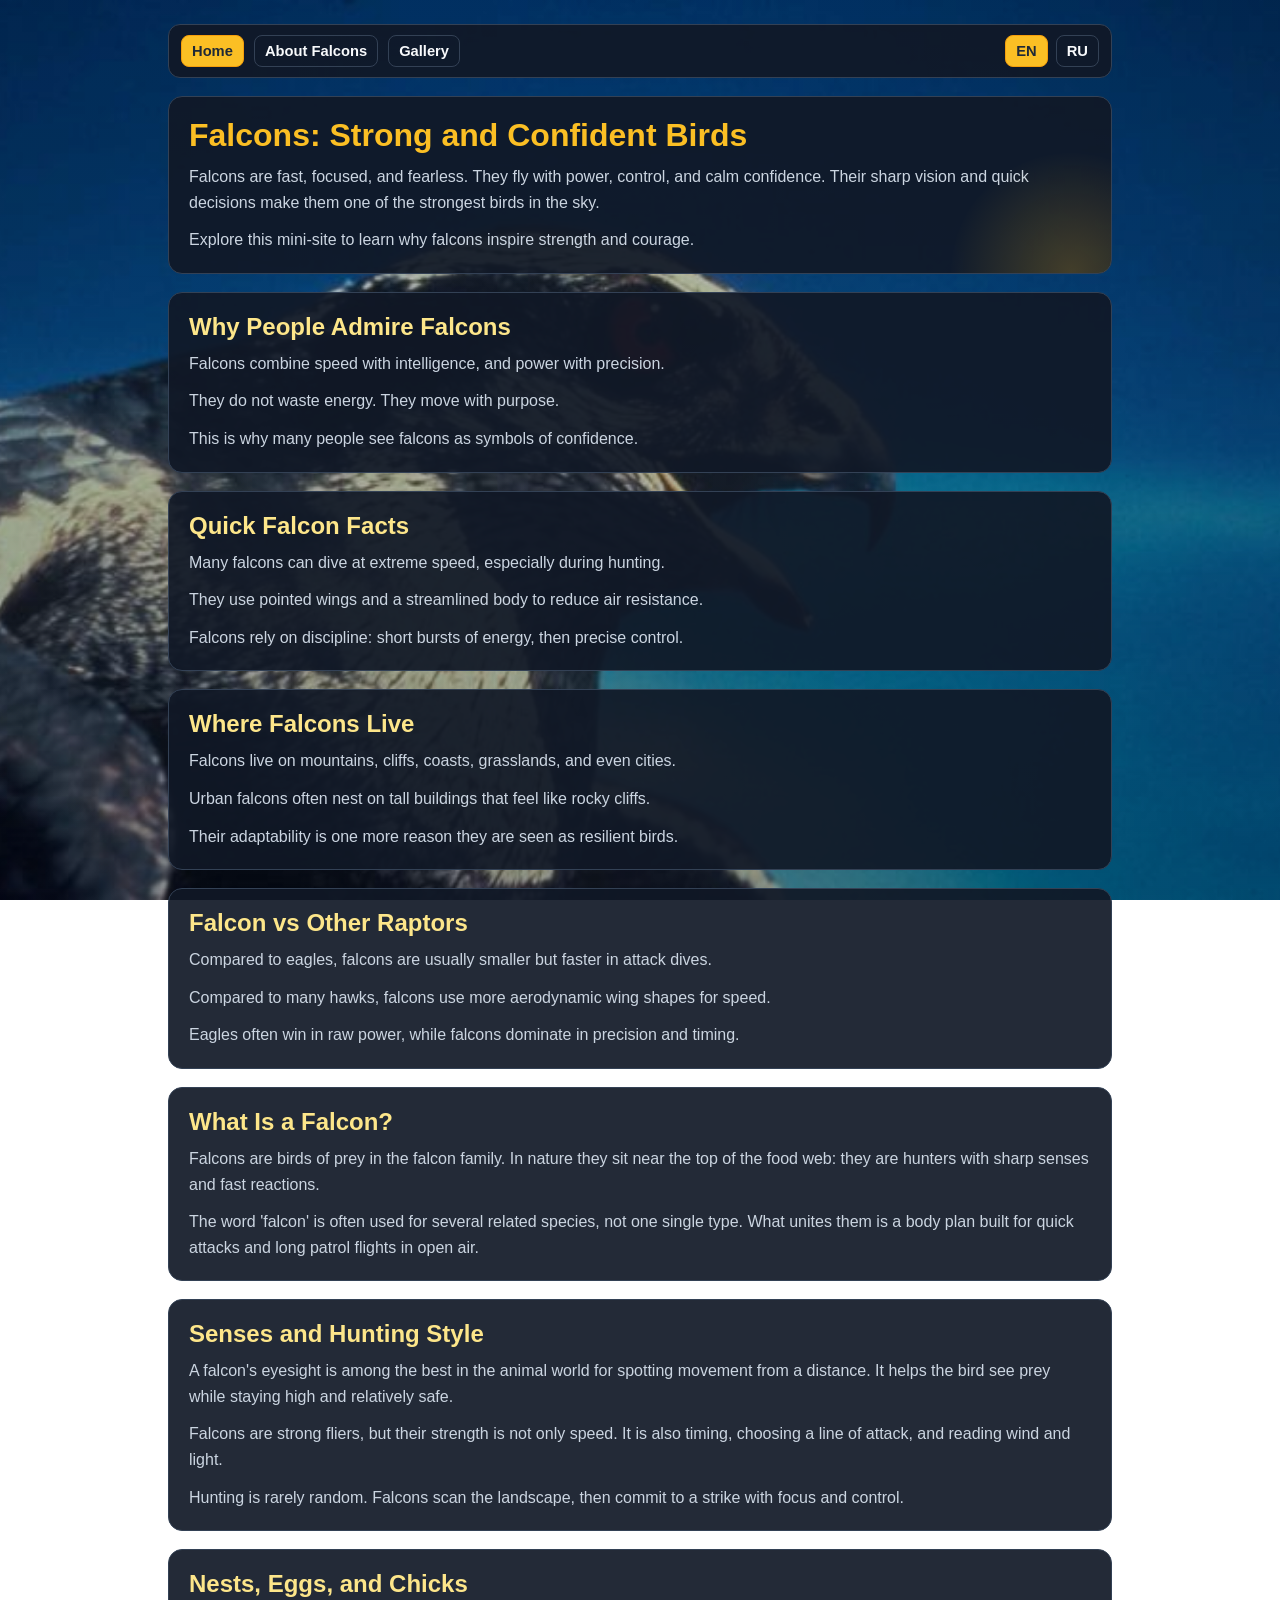
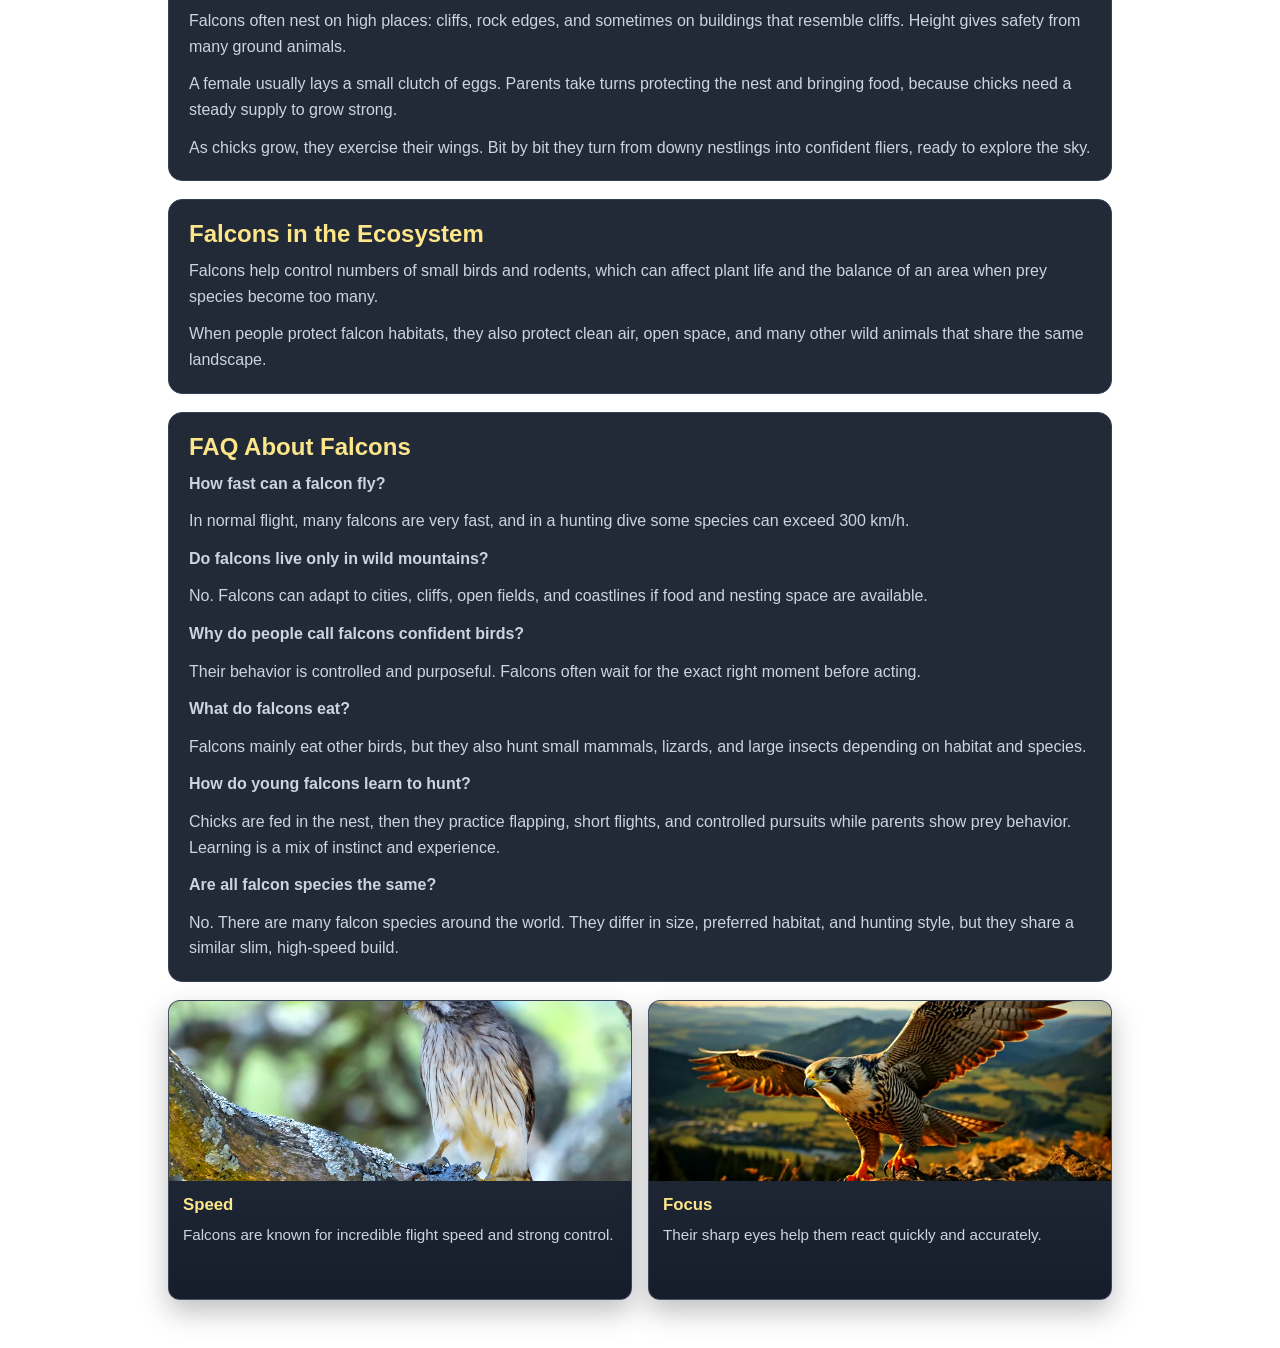
<file: html/index.html>
<!doctype html>
<html lang="en">
<head>
  <meta charset="UTF-8" />
  <meta name="viewport" content="width=device-width, initial-scale=1.0" />
  <title>Falcons | Home</title>
  <link rel="stylesheet" href="styles.css" />
</head>
<body>
  <main class="container">
    <nav class="top-nav">
      <div class="top-nav-left">
        <button class="menu-btn" data-i18n="menu">Menu</button>
        <div class="nav-links">
          <a href="index.html" class="active" data-i18n="navHome">Home</a>
          <a href="about.html" data-i18n="navAbout">About Falcons</a>
          <a href="gallery.html" data-i18n="navGallery">Gallery</a>
        </div>
      </div>
      <div class="lang-switcher">
        <button class="lang-btn" data-lang="en">EN</button>
        <button class="lang-btn" data-lang="ru">RU</button>
      </div>
    </nav>

    <section class="hero">
      <h1 data-i18n="heroTitle">Falcons: Strong and Confident Birds</h1>
      <p data-i18n="heroText1">
        Falcons are fast, focused, and fearless. They fly with power, control,
        and calm confidence. Their sharp vision and quick decisions make them
        one of the strongest birds in the sky.
      </p>
      <p class="space" data-i18n="heroText2">
        Explore this mini-site to learn why falcons inspire strength and courage.
      </p>
    </section>

    <section class="panel">
      <h2 data-i18n="whyTitle">Why People Admire Falcons</h2>
      <p data-i18n="whyText1">Falcons combine speed with intelligence, and power with precision.</p>
      <p class="space" data-i18n="whyText2">They do not waste energy. They move with purpose.</p>
      <p class="space" data-i18n="whyText3">This is why many people see falcons as symbols of confidence.</p>
    </section>

    <section class="panel">
      <h2 data-i18n="factsTitle">Quick Falcon Facts</h2>
      <p data-i18n="factsText1">Many falcons can dive at extreme speed, especially during hunting.</p>
      <p class="space" data-i18n="factsText2">They use pointed wings and a streamlined body to reduce air resistance.</p>
      <p class="space" data-i18n="factsText3">Falcons rely on discipline: short bursts of energy, then precise control.</p>
    </section>

    <section class="panel">
      <h2 data-i18n="habitatTitle">Where Falcons Live</h2>
      <p data-i18n="habitatText1">Falcons live on mountains, cliffs, coasts, grasslands, and even cities.</p>
      <p class="space" data-i18n="habitatText2">Urban falcons often nest on tall buildings that feel like rocky cliffs.</p>
      <p class="space" data-i18n="habitatText3">Their adaptability is one more reason they are seen as resilient birds.</p>
    </section>

    <section class="panel">
      <h2 data-i18n="compareTitle">Falcon vs Other Raptors</h2>
      <p data-i18n="compareText1">Compared to eagles, falcons are usually smaller but faster in attack dives.</p>
      <p class="space" data-i18n="compareText2">Compared to many hawks, falcons use more aerodynamic wing shapes for speed.</p>
      <p class="space" data-i18n="compareText3">Eagles often win in raw power, while falcons dominate in precision and timing.</p>
    </section>

    <section class="panel">
      <h2 data-i18n="taxonomyTitle">What Is a Falcon?</h2>
      <p data-i18n="taxonomyP1">Falcons are birds of prey in the falcon family. In nature they sit near the top of the food web.</p>
      <p class="space" data-i18n="taxonomyP2">The word "falcon" is often used for several related species, not one single type.</p>
    </section>

    <section class="panel">
      <h2 data-i18n="sensesTitle">Senses and Hunting Style</h2>
      <p data-i18n="sensesP1">A falcon's eyesight is among the best in the animal world for spotting movement from a distance.</p>
      <p class="space" data-i18n="sensesP2">Falcons are strong fliers, but their strength is not only speed. It is also timing, choosing a line of attack, and reading wind and light.</p>
      <p class="space" data-i18n="sensesP3">Hunting is rarely random. Falcons scan the landscape, then commit to a strike with focus and control.</p>
    </section>

    <section class="panel">
      <h2 data-i18n="lifeCycleTitle">Nests, Eggs, and Chicks</h2>
      <p data-i18n="lifeCycleP1">Falcons often nest on high places: cliffs, rock edges, and sometimes on buildings that resemble cliffs.</p>
      <p class="space" data-i18n="lifeCycleP2">A female usually lays a small clutch of eggs. Parents take turns protecting the nest and bringing food.</p>
      <p class="space" data-i18n="lifeCycleP3">As chicks grow, they exercise their wings, turning from downy nestlings into confident fliers.</p>
    </section>

    <section class="panel">
      <h2 data-i18n="roleTitle">Falcons in the Ecosystem</h2>
      <p data-i18n="roleP1">Falcons help control numbers of small birds and rodents, which can affect the balance of an area when prey species become too many.</p>
      <p class="space" data-i18n="roleP2">When people protect falcon habitats, they also help clean air, open space, and many other wild animals.</p>
    </section>

    <section class="panel">
      <h2 data-i18n="faqTitle">FAQ About Falcons</h2>
      <p><strong data-i18n="faqQ1">How fast can a falcon fly?</strong></p>
      <p class="space" data-i18n="faqA1">In normal flight, many falcons are very fast, and in a hunting dive some species can exceed 300 km/h.</p>
      <p class="space"><strong data-i18n="faqQ2">Do falcons live only in wild mountains?</strong></p>
      <p class="space" data-i18n="faqA2">No. Falcons can adapt to cities, cliffs, open fields, and coastlines if food and nesting space are available.</p>
      <p class="space"><strong data-i18n="faqQ3">Why do people call falcons confident birds?</strong></p>
      <p class="space" data-i18n="faqA3">Their behavior is controlled and purposeful. Falcons often wait for the exact right moment before acting.</p>
      <p class="space"><strong data-i18n="faqQ4">What do falcons eat?</strong></p>
      <p class="space" data-i18n="faqA4">Falcons mainly eat other birds, but they also hunt small mammals, lizards, and large insects depending on habitat and species.</p>
      <p class="space"><strong data-i18n="faqQ5">How do young falcons learn to hunt?</strong></p>
      <p class="space" data-i18n="faqA5">Chicks are fed in the nest, then they practice flapping, short flights, and controlled pursuits while parents show prey behavior.</p>
      <p class="space"><strong data-i18n="faqQ6">Are all falcon species the same?</strong></p>
      <p class="space" data-i18n="faqA6">No. There are many falcon species around the world. They differ in size, preferred habitat, and hunting style.</p>
    </section>

    <section class="grid">
      <article class="card">
        <img src="image/1sokol.jpeg" alt="Falcon flying high in the sky" />
        <div class="content">
          <h3 data-i18n="speedTitle">Speed</h3>
          <p data-i18n="speedText">Falcons are known for incredible flight speed and strong control.</p>
        </div>
      </article>

      <article class="card">
        <img src="image/2Sokol.jpeg" alt="Falcon watching carefully" />
        <div class="content">
          <h3 data-i18n="focusTitle">Focus</h3>
          <p data-i18n="focusText">Their sharp eyes help them react quickly and accurately.</p>
        </div>
      </article>
    </section>
  </main>
  <script src="app.js"></script>
</body>
</html>
</file>
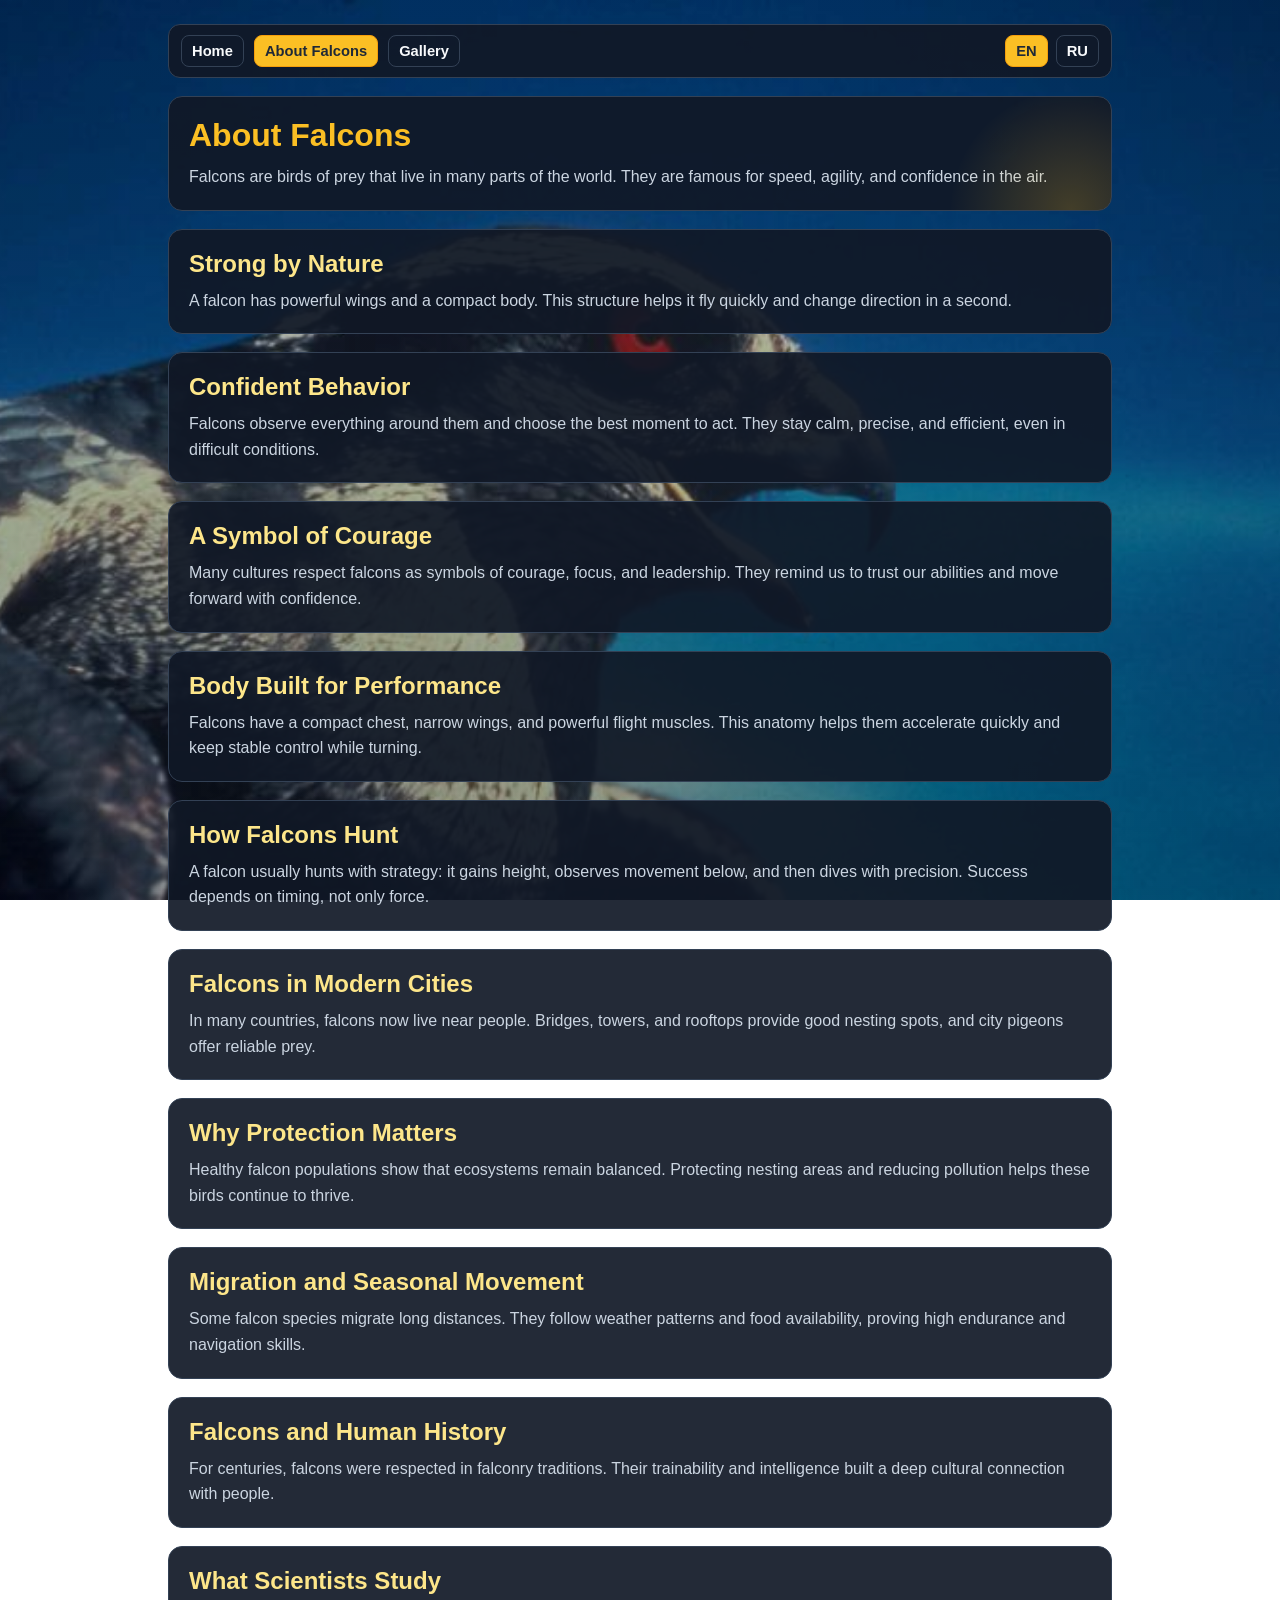
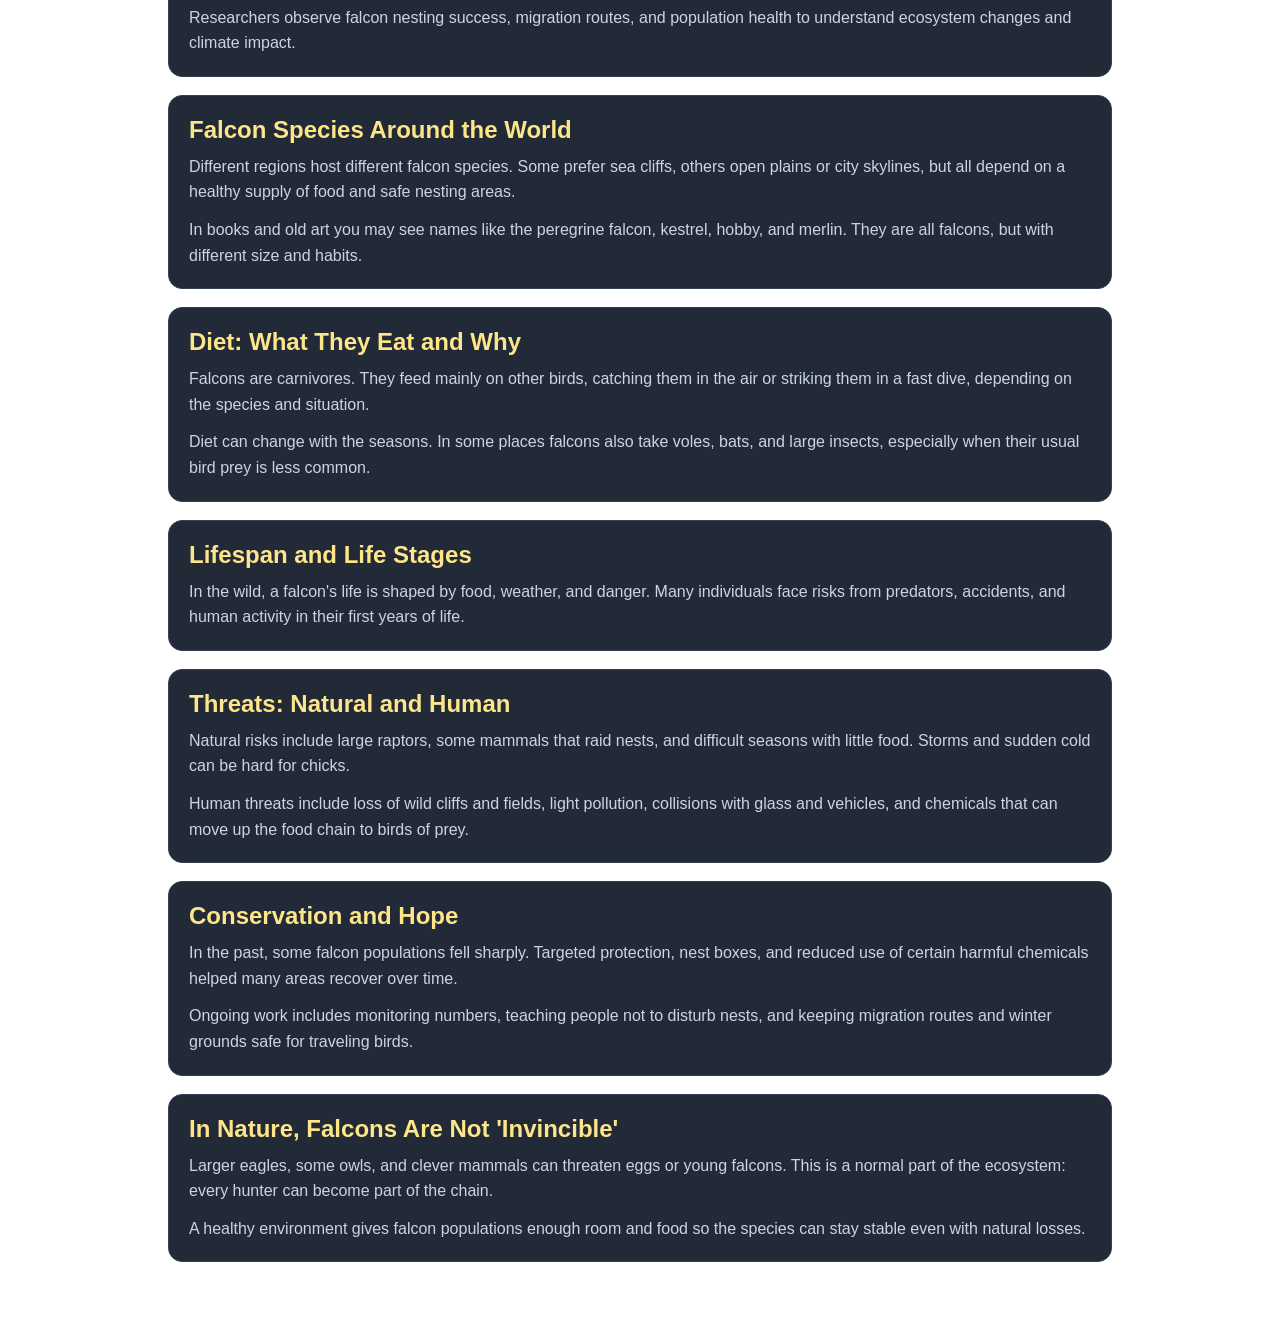
<file: html/about.html>
<!doctype html>
<html lang="en">
<head>
  <meta charset="UTF-8" />
  <meta name="viewport" content="width=device-width, initial-scale=1.0" />
  <title>Falcons | About</title>
  <link rel="stylesheet" href="styles.css" />
</head>
<body>
  <main class="container">
    <nav class="top-nav">
      <div class="top-nav-left">
        <button class="menu-btn" data-i18n="menu">Menu</button>
        <div class="nav-links">
          <a href="index.html" data-i18n="navHome">Home</a>
          <a href="about.html" class="active" data-i18n="navAbout">About Falcons</a>
          <a href="gallery.html" data-i18n="navGallery">Gallery</a>
        </div>
      </div>
      <div class="lang-switcher">
        <button class="lang-btn" data-lang="en">EN</button>
        <button class="lang-btn" data-lang="ru">RU</button>
      </div>
    </nav>

    <section class="hero">
      <h1 data-i18n="aboutHeroTitle">About Falcons</h1>
      <p data-i18n="aboutHeroText">
        Falcons are birds of prey that live in many parts of the world.
        They are famous for speed, agility, and confidence in the air.
      </p>
    </section>

    <section class="panel">
      <h2 data-i18n="aboutStrongTitle">Strong by Nature</h2>
      <p data-i18n="aboutStrongText">
        A falcon has powerful wings and a compact body. This structure helps
        it fly quickly and change direction in a second.
      </p>
    </section>

    <section class="panel">
      <h2 data-i18n="aboutConfidentTitle">Confident Behavior</h2>
      <p data-i18n="aboutConfidentText">
        Falcons observe everything around them and choose the best moment to act.
        They stay calm, precise, and efficient, even in difficult conditions.
      </p>
    </section>

    <section class="panel">
      <h2 data-i18n="aboutSymbolTitle">A Symbol of Courage</h2>
      <p data-i18n="aboutSymbolText">
        Many cultures respect falcons as symbols of courage, focus, and leadership.
        They remind us to trust our abilities and move forward with confidence.
      </p>
    </section>

    <section class="panel">
      <h2 data-i18n="anatomyTitle">Body Built for Performance</h2>
      <p data-i18n="anatomyText">
        Falcons have a compact chest, narrow wings, and powerful flight muscles.
        This anatomy helps them accelerate quickly and keep stable control while turning.
      </p>
    </section>

    <section class="panel">
      <h2 data-i18n="huntingTitle">How Falcons Hunt</h2>
      <p data-i18n="huntingText">
        A falcon usually hunts with strategy: it gains height, observes movement below,
        and then dives with precision. Success depends on timing, not only force.
      </p>
    </section>

    <section class="panel">
      <h2 data-i18n="cityTitle">Falcons in Modern Cities</h2>
      <p data-i18n="cityText">
        In many countries, falcons now live near people. Bridges, towers, and rooftops provide
        good nesting spots, and city pigeons offer reliable prey.
      </p>
    </section>

    <section class="panel">
      <h2 data-i18n="protectTitle">Why Protection Matters</h2>
      <p data-i18n="protectText">
        Healthy falcon populations show that ecosystems remain balanced. Protecting nesting areas
        and reducing pollution helps these birds continue to thrive.
      </p>
    </section>

    <section class="panel">
      <h2 data-i18n="migrationTitle">Migration and Seasonal Movement</h2>
      <p data-i18n="migrationText">
        Some falcon species migrate long distances. They follow weather patterns and food
        availability, proving high endurance and navigation skills.
      </p>
    </section>

    <section class="panel">
      <h2 data-i18n="falconryTitle">Falcons and Human History</h2>
      <p data-i18n="falconryText">
        For centuries, falcons were respected in falconry traditions. Their trainability and
        intelligence built a deep cultural connection with people.
      </p>
    </section>

    <section class="panel">
      <h2 data-i18n="scienceTitle">What Scientists Study</h2>
      <p data-i18n="scienceText">
        Researchers observe falcon nesting success, migration routes, and population health to
        understand ecosystem changes and climate impact.
      </p>
    </section>

    <section class="panel">
      <h2 data-i18n="speciesTitle">Falcon Species Around the World</h2>
      <p data-i18n="speciesP1">Different regions host different falcon species. Some prefer sea cliffs, others open plains or city skylines.</p>
      <p class="space" data-i18n="speciesP2">In books and old art you may see names like the peregrine falcon, kestrel, hobby, and merlin.</p>
    </section>

    <section class="panel">
      <h2 data-i18n="dietTitle">Diet: What They Eat and Why</h2>
      <p data-i18n="dietP1">Falcons are carnivores. They feed mainly on other birds, catching them in the air or striking them in a fast dive.</p>
      <p class="space" data-i18n="dietP2">Diet can change with the seasons. In some places falcons also take voles, bats, and large insects.</p>
    </section>

    <section class="panel">
      <h2 data-i18n="lifespanTitle">Lifespan and Life Stages</h2>
      <p data-i18n="lifespanP1">In the wild, a falcon's life is shaped by food, weather, and danger. Many individuals face risks in their first years of life.</p>
    </section>

    <section class="panel">
      <h2 data-i18n="threatsTitle">Threats: Natural and Human</h2>
      <p data-i18n="threatsP1">Natural risks include large raptors, some mammals that raid nests, and difficult seasons with little food.</p>
      <p class="space" data-i18n="threatsP2">Human threats include loss of wild cliffs and fields, light pollution, collisions, and chemicals in the food chain.</p>
    </section>

    <section class="panel">
      <h2 data-i18n="conservationTitle">Conservation and Hope</h2>
      <p data-i18n="conservationP1">In the past, some falcon populations fell sharply. Targeted protection and science helped many areas recover over time.</p>
      <p class="space" data-i18n="conservationP2">Ongoing work includes monitoring numbers, teaching people not to disturb nests, and safe migration routes.</p>
    </section>

    <section class="panel">
      <h2 data-i18n="predTitle">In Nature, Falcons Are Not 'Invincible'</h2>
      <p data-i18n="predP1">Larger eagles, some owls, and clever mammals can threaten eggs or young falcons. This is a normal part of the ecosystem.</p>
      <p class="space" data-i18n="predP2">A healthy environment gives falcon populations enough room and food so the species can stay stable.</p>
    </section>
  </main>
  <script src="app.js"></script>
</body>
</html>
</file>
<file: html/styles.css>
:root {
  --bg: #0f172a;
  --panel: #111827;
  --card: #1f2937;
  --text: #f8fafc;
  --muted: #cbd5e1;
  --accent: #f59e0b;
  --accent-dark: #b45309;
  --border: #334155;
  /* Фон сайта: любое фото из папки image — например image/1sokol.jpeg … image/6Sokol.jpeg */
  --falcon-bg-image: url("image/4Sokol.jpeg");
}

* {
  box-sizing: border-box;
}

body {
  margin: 0;
  font-family: Arial, Helvetica, sans-serif;
  color: var(--text);
  min-height: 100vh;
  position: relative;
}

/* Фон: фото сокола + тёмный слой, чтобы текст и карточки оставались читаемыми */
body::before {
  content: "";
  position: fixed;
  inset: 0;
  z-index: -2;
  background: var(--falcon-bg-image) center / cover no-repeat;
}

body::after {
  content: "";
  position: fixed;
  inset: 0;
  z-index: -1;
  background: linear-gradient(
    180deg,
    rgba(2, 6, 23, 0.28) 0%,
    rgba(15, 23, 42, 0.32) 45%,
    rgba(2, 6, 23, 0.42) 100%
  );
  pointer-events: none;
}

body.gallery-page {
  position: relative;
  overflow-x: hidden;
}

.container {
  max-width: 980px;
  margin: 0 auto;
  padding: 24px 18px 48px;
  position: relative;
  z-index: 1;
}

.top-nav {
  background: rgba(17, 24, 39, 0.92);
  border: 1px solid var(--border);
  border-radius: 12px;
  padding: 10px 12px;
  margin-bottom: 18px;
  display: flex;
  align-items: center;
  justify-content: space-between;
  gap: 12px;
}

.top-nav-left {
  display: flex;
  gap: 10px;
  flex-wrap: wrap;
}

.nav-links {
  display: flex;
  gap: 10px;
  flex-wrap: wrap;
}

.top-nav a,
.lang-btn,
.menu-btn {
  color: #f8fafc;
  text-decoration: none;
  border: 1px solid var(--border);
  border-radius: 8px;
  padding: 7px 10px;
  font-weight: 700;
  background: transparent;
  font-size: 0.92rem;
  cursor: pointer;
}

.top-nav a.active,
.lang-btn.active {
  background: #fbbf24;
  border-color: #f59e0b;
  color: #1f2937;
}

.menu-btn {
  display: none;
}

.lang-switcher {
  display: flex;
  gap: 8px;
}

.hero,
.panel {
  background: rgba(17, 24, 39, 0.92);
  border: 1px solid var(--border);
  border-radius: 14px;
  padding: 20px;
  margin-bottom: 18px;
}

.hero {
  position: relative;
  overflow: hidden;
}

.hero::after {
  content: "";
  position: absolute;
  inset: auto -80px -120px auto;
  width: 240px;
  height: 240px;
  border-radius: 999px;
  background: radial-gradient(circle, rgba(251, 191, 36, 0.22) 0%, rgba(251, 191, 36, 0) 72%);
  pointer-events: none;
}

h1 {
  margin: 0 0 10px;
  font-size: clamp(1.5rem, 3vw, 2rem);
  color: #fbbf24;
}

h2 {
  margin: 0 0 10px;
  color: #fde68a;
}

p {
  margin: 0;
  color: var(--muted);
  line-height: 1.6;
}

.space {
  margin-top: 12px;
}

.grid {
  display: grid;
  grid-template-columns: repeat(auto-fit, minmax(240px, 1fr));
  gap: 16px;
}

.card {
  background: linear-gradient(180deg, rgba(31, 41, 55, 0.95) 0%, rgba(17, 24, 39, 0.98) 100%);
  border: 1px solid rgba(148, 163, 184, 0.3);
  border-radius: 12px;
  overflow: hidden;
  display: flex;
  flex-direction: column;
  min-height: 300px;
  animation: card-in 420ms ease both;
  transition: transform 0.22s ease, box-shadow 0.22s ease, border-color 0.22s ease;
  box-shadow: 0 12px 28px rgba(0, 0, 0, 0.25);
}

.card:hover {
  transform: translateY(-4px);
  border-color: rgba(251, 191, 36, 0.65);
  box-shadow: 0 18px 32px rgba(0, 0, 0, 0.32);
}

.card-openable {
  cursor: pointer;
}

.card-openable:focus-visible {
  outline: 2px solid #fbbf24;
  outline-offset: 2px;
}

.card img {
  width: 100%;
  height: 180px;
  object-fit: cover;
  background: #0b1220;
  filter: contrast(1.08) saturate(1.12);
  transition: transform 0.38s ease, filter 0.38s ease;
}

.card:hover img {
  transform: scale(1.04);
  filter: contrast(1.15) saturate(1.2);
}

.card .content {
  padding: 14px 14px 15px;
}

.card-tag {
  display: inline-flex;
  align-items: center;
  margin: 0 0 10px;
  padding: 4px 9px;
  border-radius: 999px;
  border: 1px solid rgba(251, 191, 36, 0.7);
  background: rgba(251, 191, 36, 0.12);
  color: #fde68a;
  font-size: 0.76rem;
  letter-spacing: 0.04em;
  text-transform: uppercase;
}

.card h3 {
  margin: 0 0 8px;
  font-size: 1.05rem;
  color: #fde68a;
}

.card p {
  font-size: 0.95rem;
}

.pager-wrap {
  display: flex;
  flex-wrap: wrap;
  gap: 10px;
  align-items: center;
  justify-content: center;
  margin-top: 20px;
}

.pager {
  display: flex;
  gap: 8px;
  align-items: center;
  justify-content: center;
  flex-wrap: wrap;
}

button {
  border: 1px solid var(--accent-dark);
  background: var(--accent);
  color: #1f2937;
  padding: 8px 12px;
  border-radius: 8px;
  font-weight: 700;
  cursor: pointer;
  transition: transform 0.15s ease, opacity 0.15s ease;
}

button:hover:not(:disabled) {
  transform: translateY(-1px);
}

button:disabled {
  opacity: 0.45;
  cursor: not-allowed;
}

.page-btn.active {
  background: #facc15;
  border-color: #eab308;
}

.status {
  text-align: center;
  color: #e2e8f0;
  margin-top: 10px;
  font-size: 0.95rem;
}

.quote {
  border-left: 3px solid #fbbf24;
  padding-left: 12px;
  color: #f8fafc;
  font-style: italic;
}

.magazine-feature {
  display: grid;
  grid-template-columns: minmax(260px, 1.1fr) minmax(280px, 1fr);
  gap: 16px;
  background: rgba(15, 23, 42, 0.9);
  border: 1px solid rgba(148, 163, 184, 0.4);
  border-radius: 14px;
  padding: 14px;
  margin-bottom: 18px;
}

.magazine-image {
  width: 100%;
  height: 100%;
  min-height: 260px;
  max-height: 360px;
  object-fit: cover;
  border-radius: 10px;
  filter: contrast(1.1) saturate(1.2);
}

.magazine-content {
  align-self: center;
}

.lightbox {
  position: fixed;
  inset: 0;
  background: rgba(2, 6, 23, 0.88);
  display: flex;
  align-items: center;
  justify-content: center;
  padding: 20px;
  z-index: 50;
  opacity: 0;
  visibility: hidden;
  transition: opacity 0.2s ease, visibility 0.2s ease;
}

.lightbox.open {
  opacity: 1;
  visibility: visible;
}

.lightbox img {
  max-width: min(95vw, 1100px);
  max-height: 85vh;
  border-radius: 12px;
  border: 1px solid rgba(251, 191, 36, 0.6);
  box-shadow: 0 20px 44px rgba(0, 0, 0, 0.45);
}

.lightbox-close {
  position: absolute;
  top: 16px;
  right: 16px;
  width: 38px;
  height: 38px;
  border-radius: 999px;
  padding: 0;
}

.grid .card:nth-child(2) {
  animation-delay: 80ms;
}

.grid .card:nth-child(3) {
  animation-delay: 160ms;
}

@keyframes card-in {
  from {
    opacity: 0;
    transform: translateY(8px);
  }
  to {
    opacity: 1;
    transform: translateY(0);
  }
}

@media (max-width: 760px) {
  .top-nav {
    align-items: flex-start;
  }

  .menu-btn {
    display: inline-flex;
  }

  .top-nav-left {
    width: 100%;
    flex-direction: column;
    gap: 10px;
  }

  .nav-links {
    display: none;
    width: 100%;
    flex-direction: column;
  }

  .top-nav.open .nav-links {
    display: flex;
  }

  .top-nav a,
  .lang-btn {
    width: 100%;
    text-align: center;
  }

  .lang-switcher {
    width: 100%;
  }

  .magazine-feature {
    grid-template-columns: 1fr;
  }

  .magazine-image {
    max-height: 240px;
  }
}
</file>
